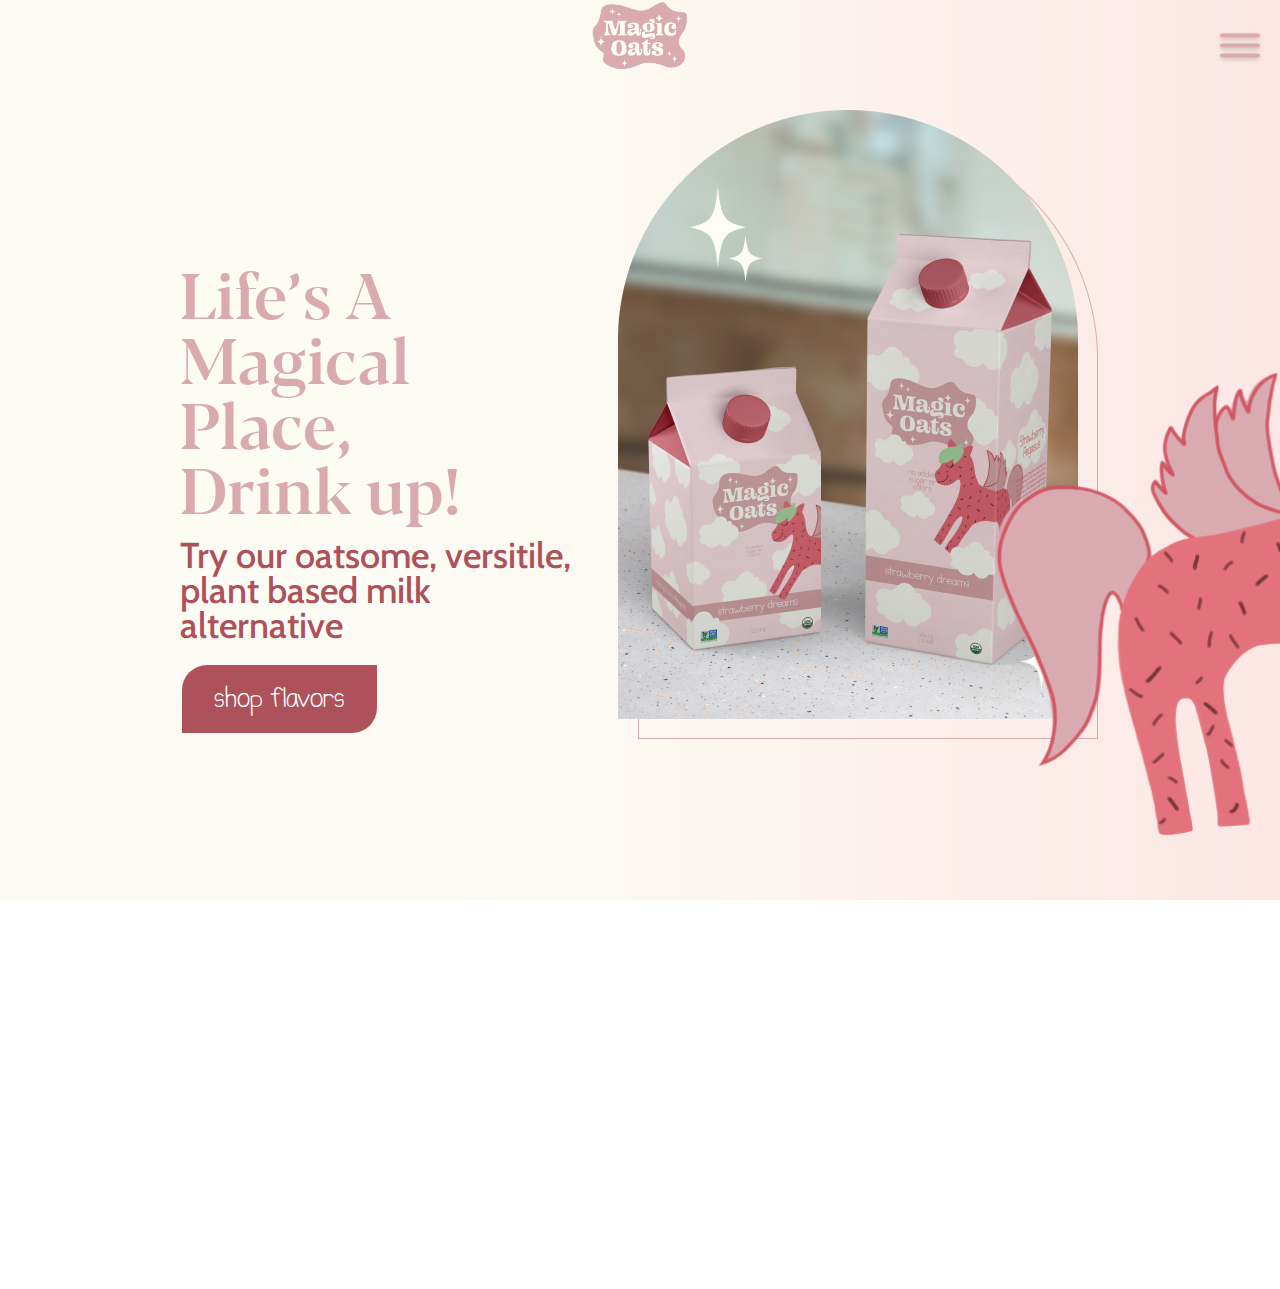
<file: index.html>
<!DOCTYPE html>
<html lang="en">
<head>
    <meta charset="UTF-8">
    <meta http-equiv="X-UA-Compatible" content="IE=edge">
    <meta name="viewport" content="width=device-width, initial-scale=1.0">
    <title>Magic Oats</title>
    <link rel="stylesheet" href="style.css">
</head>
<body>
    <header class="hamburger-nav">
        <div class="logo">
            <a href="#"><img src="images/pink-logo.png" /></a>
        </div>
        <nav class="nav">
            <div class="icon">
                <div class="hamburger"></div>
            </div>
            <div class="menu-mobile">
                <a href="#home">Home</a>
                <a href="#straw">Strawberry Dreams</a>
                <a href="#blue">Blueberry Bliss</a>
                <a href="#banana">Banana Bonanza</a>
                <a href="#subscribe">Subscribe</a>
                <a href="#shop">Shop</a>
            </div>
        </nav>
        
    </header>
    <main>
        
        <section id="home" class="page-one hero">
        
            <div class="herotext">
                <h1>Life’s A 
                <br>Magical Place,
                <br>Drink up!
                </h1>
                <p>
                <h2>Try our oatsome, versitile, 
                    <br>plant based milk alternative</h2>
                    </p>
                <a href="shop-page.html"><button class="button">shop flavors</button></a>
                </div>

                <div class="arch-overlap">
                <img src="images/pink-arch-outline.png" class="arch" alt="">

            <img class="heroimg" src="images/hero-img.png">
            </div>
        </section>

        <section id="straw" class="page-two strawberry">
        
        
        <div>&nbsp;</div>
        <div>
        <h1>Strawberry 
            <br>Dreams</h1>
        <p>Every morning Pegasus would wake up with a spring in his step and an extra loud neigh to eat his favorite breakfast, strawberries. His friends would tease him because he ate so many he would turn red! One night Pegasus was dreaming of soaring away from the kingdom in the clouds with Princess Jude. As he was dreaming, he began to feel the wind in his mane. It quickly occurred to him he wasn’t dreaming! He was flying! He had sprouted wings in his sleep and now he was free to 
            roam wherever his heart desired!</p>
        
</div>

<div>
        <img class="pegasus" src="images/pegpink.png">
        <img class="cloud" src="images/cloud-bg.png">
        </div>
        </section>

        <section id="blue" class="page-three blueberry">
            <div>
                <img class="narwhal" src="images/blueberry-narwhal.png">
            <img class="bubbles" src="images/blueberry-bg.png">
            </div>
            <div>
                <h1>Blueberry 
                    <br>Bliss</h1>
                <p><br>Swimming across the ocean was Norby's favorite thing to do! He would swim all day long until his Mom called him to come home. As he swam he snacked on blueberries. His mom would pack him a lunch but all he ate was blueberries. As he was swimming he ran into a coral reef and bumped his horn. The crash made him fall in to a deep sleep and when looking into a seashell he noticed his horn had turned blue! 
                    The blueberries he had eaten were magic and saved him when he got into his accident, now he was a blueberry Narwhal! </p>
            </div>
          
        </section>

        <section id="banana" class="page-four banana">
            <div>&nbsp;</div>
                <div>
                <h1>Banana 
                    <br>Bonanza</h1>
                <p><br>Coralie was different then all the other mermaids. She often would rather sing in the reef instead of play. One day as she was swimming through the reef she noticed there were bananas growing on a tree. This was unusual because normally the only time she got to eat bananas is if a ship crashed nearby and their cargo spilled. Coralie loved bananas! Without thinking she grabbed one off the tree and gobbled it down, despite what her Mom always told her, never to eat food from strange places. Her tail began to turn into a giant banana and now she was a banana mermaid!
                     </p>
            
            <img class="mermaid" src="images/banana-mermaid.png">
        <img class="seaweed" src="images/seawead-bg.png">
    </div>
        </section>


        <section id="subscribe" class="page-five subscribe">
            <div class="center-p5">
                <h1>Keep up 
                <br>with the
                <br>Magic!
                </h1>
            <img class="arch-p5" src="images/pink-arch-outline.png">
            <img class="subscribe" src="images/email-button.png">
            <p>
            <img class="insta" src="images/instagram-logo.png">
            <img class="twitter" src="images/twitter-pink.png">
            <img class="tiktok" src="images/tik-tok.png">
        </p>
            </div>
        </section>




    </main>

<script src="https://code.jquery.com/jquery-3.6.1.min.js" integrity="sha256-o88AwQnZB+VDvE9tvIXrMQaPlFFSUTR+nldQm1LuPXQ=" crossorigin="anonymous"></script>
<script src="js/jquery.waypoints.min.js"></script>
<script src="js/inview.min.js"></script>
<script src="script.js"></script>
<script>
    
      $(".strawberry").waypoint(
        function () {
          $(".logo img").attr("src", "images/pink-logo.png")
        },
        { offset: "50%", horizontal: true }
      )

      $(".blueberry").waypoint(
        function () {
          $(".logo img").attr("src", "images/blue-logo.png")
        },
        { offset: "50%", horizontal: true }
      )
      $(".banana").waypoint(
        function () {
          $(".logo img").attr("src", "images/yellow-logo.png")
        },
        { offset: "50%", horizontal: true }
      )
      $(".subscribe").waypoint(
        function () {
          $(".logo img").attr("src", "images/pink-logo.png")
        },
        { offset: "50%", horizontal: true }
      )

    </script>
</body>
</html>
</file>
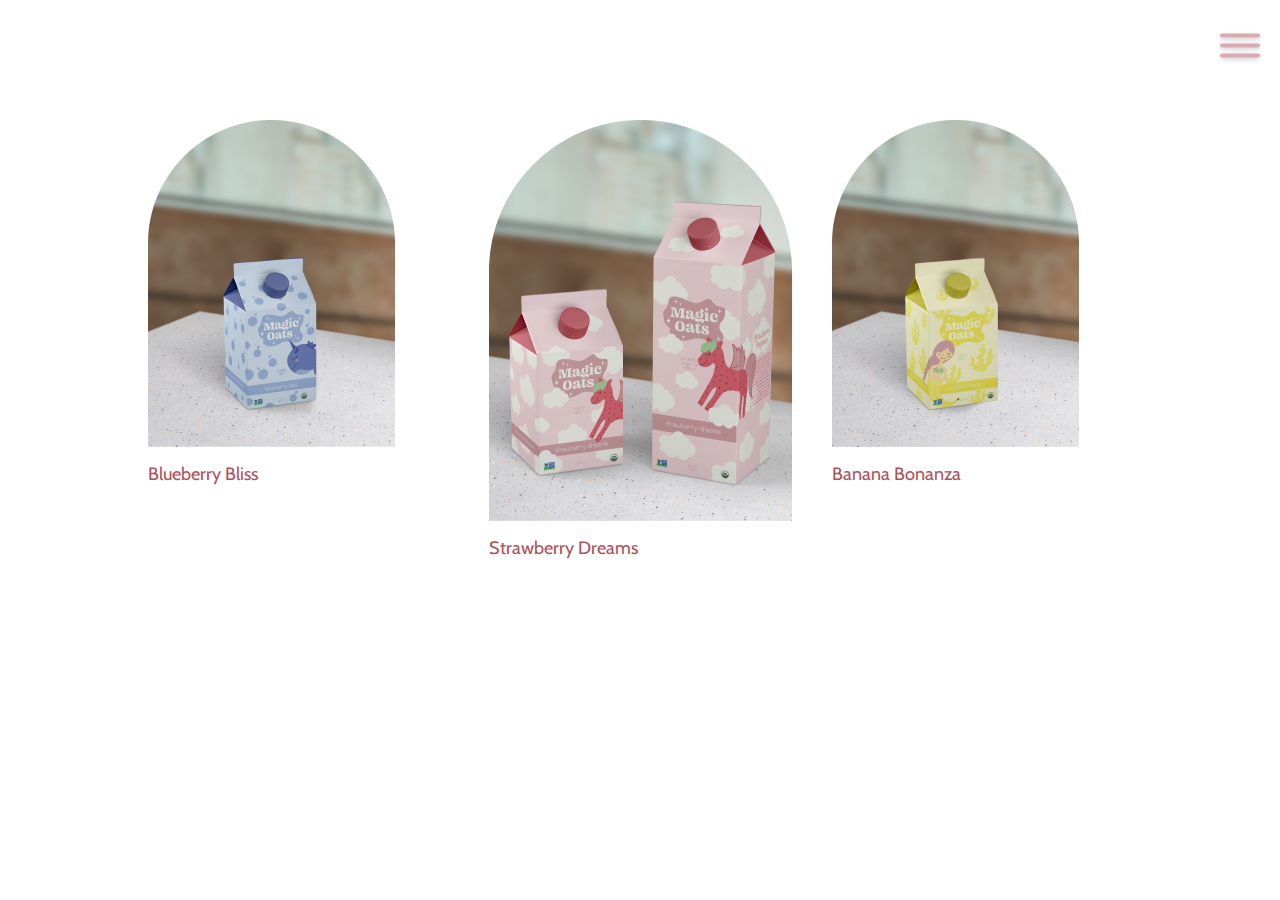
<file: shop-page.html>
<!DOCTYPE html>
<html lang="en">
  <head>
    <meta charset="UTF-8" />
    <meta http-equiv="X-UA-Compatible" content="IE=edge" />
    <meta name="viewport" content="width=device-width, initial-scale=1.0" />
    <title>Shop</title>
    <link rel="stylesheet" href="style.css" />
  </head>
  
  <body>
    <header class="hamburger-nav">
      <nav class="nav">
          <div class="icon">
              <div class="hamburger"></div>
          </div>
          <div class="menu-mobile">
              <a href="#home">Home</a>
              <a href="#straw">Strawberry Dreams</a>
              <a href="#blue">Blueberry Bliss</a>
              <a href="#banana">Banana Bonanza</a>
              <a href="#subscribe">Subscribe</a>
              <a href="#shop">Shop</a>
          </div>
      </nav>
      
  </header>
  
    <div id="shop" class="row">
      <div class="column">
        <img src="images/shop-left.png" alt="Blueberry" class="thumbnail" height="327" width="247" />
        <br />Blueberry Bliss
      </div>
      <div class="column">
        <img src="images/shop-middle.png" alt="Strawberry" class="thumbnail" height="401" width="303" />
        <br />Strawberry Dreams
      </div>
      <div class="column">
        <img src="images/shop-right.png" alt="Banana" class="thumbnail" height="327" width="247" />
        <br />Banana Bonanza
      </div>
    </div>
  </body>

  <script src="https://code.jquery.com/jquery-3.6.1.min.js" integrity="sha256-o88AwQnZB+VDvE9tvIXrMQaPlFFSUTR+nldQm1LuPXQ=" crossorigin="anonymous"></script>
  <script src="js/jquery.waypoints.min.js"></script>
  <script src="js/inview.min.js"></script>
  <script src="script.js"></script>
</html>
</file>
<file: style.css>
@import url('https://fonts.googleapis.com/css2?family=Cabin:wght@500&display=swap');

@font-face {
  font-family: childshand;
  src: url(fonts/ChildsHand-x3OwO.ttf);
}

@font-face {
  font-family: blackerpro;
  src: url(fonts/Blacker-Pro-Display-Medium.otf);
}

* {
  box-sizing: border-box;
}
html {
  scroll-behavior: smooth;
}
body {
  margin: 0;
  margin: 0;
  font-family: cabin;
  font-weight: medium;
  font-smooth: always;
  color: #ad515a;
  font-size: 18px;
  line-height: 18px;
}
header {
  z-index: 1001;
}
h1 {
  margin: 0;
  margin: 0;
  font-family: blackerpro;
  font-weight: 500;
  font-smooth: always;
  color: #ad515a;
  font-size: 64px;
  line-height: 65px;
}

h2 {
  margin: 0;
  margin: 0;
  font-family: cabin;
  font-weight: 500;
  font-smooth: always;
  color: #ad515a;
  font-size: 36px;
  line-height: 35px;
}

main {
  width: 500vw;
  height: 100vh;
  background-image: url(images/thin-bg.png);
  background-repeat: repeat-y;
  background-size: 100%;
  display: flex;
  z-index: -50;
}

section {
  flex: 100vw;
  position: relative;
  border: 0;
}

.arch-overlap {
  position: relative;
  z-index: 0;
}
.arch {
  position: absolute;
  top: 50px;
  left: 50px;
  z-index: 0;
}

.pegasus {
  width: 800px;
  position: absolute;
  bottom: 50px;
  left: -400px;
  z-index: 100;
  animation-name: peg-fly;
  animation-delay: 2s;
  animation-duration: 4s;
  animation-fill-mode: forwards;
}

.narwhal {
  width: 500px;
  position: absolute;
  bottom: 50px;
  left: -400px;
  z-index: 100;
  animation-name: narwhal-fly;
  animation-delay: 5s;
  animation-duration: 4s;
  animation-fill-mode: forwards;
}
.mercolumn {
  position: relative;
}
.mermaid {
  position: absolute;
  top: 50;
  left: 0;
  right: -100;
  width: 500px;
  z-index: 5;
  animation-name: mer-fly;
  animation-delay: 8s;
  animation-duration: 4s;
  animation-fill-mode: forwards;
}

@keyframes peg-fly {
  0% {
    transform: rotate(15deg);
  }
  25% {
    transform: rotate(-15deg) translate(-200, -100px);
  }
  100% {
    transform: translate(400px, -70px);
  }
}

@keyframes mer-fly {
  0% {
    transform: rotate(30deg);
  }
  25% {
    transform: rotate(-15deg) translate(-200, -100px);
  }
  100% {
    transform: translate(200px, -100px);
  }
}

@keyframes narwhal-fly {
  0% {
    transform: rotate(15deg);
  }
  25% {
    transform: rotate(-15deg) translate(-200, -100px);
  }
  100% {
    transform: translate(600px, -100px);
  }
}

.cloud {
  width: 150vh;
  position: absolute;
  top: 0px;
  left: 200px;
  animation-name: cloud;
  animation-duration: 2s;
  animation-fill-mode: forwards;
  animation-iteration-count: infinite;
  animation-timing-function: ease-in-out;
}
.bubbles {
  width: 150vh;
  position: absolute;
  top: 0px;
  left: 200px;
  right: 0;
  animation-name: cloud;
  animation-duration: 2s;
  animation-fill-mode: forwards;
  animation-iteration-count: infinite;
  animation-timing-function: ease-in-out;
}
.seaweed {
  width: 150vh;
  position: absolute;
  top: 0px;
  left: 200px;
  right: 0;
  animation-name: cloud;
  animation-duration: 2s;
  animation-fill-mode: forwards;
  animation-iteration-count: infinite;
  animation-timing-function: ease-in-out;
}
.cloud1 {
  width: 250px;
  position: absolute;
  top: 400px;
  left: 600px;
  animation-delay: 250ms;
}

@keyframes cloud {
  0% {
    transform: translate(4px, -20px);
  }
  50% {
    transform: translate(-4px, 20px);
  }
  100% {
    transform: translate(4px, -20px);
  }
}

.center-p5 {
  width: 460px;
  margin: auto;
  margin-top: 150px;
  position: relative;
  padding: 80px 80px;
}
.center-p5 h1 {
  padding-bottom: 20px;
  padding-top: 50px;
}
.arch-p5 {
  position: absolute;
  top: 0;
  left: 0;
}
.hero {
  display: flex;
  padding: 80px;
}

.twitter {
  width: 40px;
  height: 40px;
}

.tiktok {
  width: 40px;
  height: 40px;
}

.insta {
  width: 40px;
  height: 40px;
}
.hero div:nth-child(1) {
  flex: 40%;
}
.hero div:nth-child(2) {
  flex: 60%;
}

.hero p {
  margin-left: 20px;
}

.strawberry {
  display: flex;
  padding: 80px;
}

.strawberry div:nth-child(1) {
  flex: 40%;
}
.strawberry div:nth-child(2) {
  flex: 60%;
}

.strawberry p {
  margin-left: 80px;
  padding-right: 300px;
}

.hero h1 {
  margin: 0;
  margin: 0;
  font-family: blackerpro;
  font-weight: 500;
  font-smooth: always;
  color: #d9abb0;
  font-size: 64px;
  line-height: 65px;
}

.page-three h1 {
  margin: 0;
  margin: 0;
  font-family: blackerpro;
  font-weight: 500;
  font-smooth: always;
  color: #4e60ab;
  font-size: 64px;
  line-height: 65px;
}

.blueberry p {
  font-family: cabin;
  font-weight: medium;
  font-smooth: always;
  color: #4e60ab;
  font-size: 18px;
  line-height: 18px;
  margin-left: 80px;
  padding-right: 300px;
}

.page-four h1 {
  margin: 0;
  margin: 0;
  font-family: blackerpro;
  font-weight: 500;
  font-smooth: always;
  color: #d9c511;
  font-size: 64px;
  line-height: 65px;
}

.banana p {
  margin-left: 80px;
  padding-right: 300px;
  font-family: cabin;
  font-weight: medium;
  font-smooth: always;
  color: #d9c511;
  font-size: 18px;
  line-height: 18px;
}

.heroimg {
  padding: 30px;
  margin-right: 100px;
  z-index: 1;
  position: absolute;
}

.herotext {
  margin-left: 100px;
  margin-top: 180px;
}

.logopink {
  height: 20px;
  width: 20px;
}

.blueberry {
  display: flex;
  padding: 80px;
}

.blueberry div:nth-child(1) {
  flex: 40%;
}
.blueberry div:nth-child(2) {
  flex: 60%;
}

.banana {
  display: flex;
  padding: 80px;
}

.banana div:nth-child(1) {
  flex: 40%;
}
.banana div:nth-child(2) {
  flex: 60%;
}

.button {
  background-color: #ad515a;
  border: none;
  color: white;
  border-radius: 25px 0px;
  padding: 16px 32px;
  text-align: center;
  font-size: 28px;
  font-family: childshand;
  font-weight: 500;
  font-smooth: always;
  color: white;
  margin: 4px 2px;
  opacity: 1;
  transition: 0.3s;
  display: inline-block;
  text-decoration: none;
  cursor: pointer;
}

.button:hover {
  opacity: 0.5;
}

.row {
  display: flex;
  justify-content: center;
  width: 80%;
  margin: 100px auto;
}

.column {
  flex: 33.33%;
  padding: 20px;
}

.thumbnail {
  top: -50px;
  left: -35px;
  display: block;
  z-index: 999;
  cursor: pointer;
  -webkit-transition-property: all;
  -webkit-transition-duration: 0.3s;
  -webkit-transition-timing-function: ease;
}

/*change the number below to scale to the appropriate size*/
.thumbnail:hover {
  transform: scale(1.5);
}

.shop-page {
  background-image: url(images/thin-bg.png);
  background-repeat: repeat-y;
}

.hamburger-nav {
  display: flex;
  position: fixed;
  width: 100vw;
  justify-content: center;
}
/* START of desktop menu for 768 media query */
.logo img {
  width: 160px;
}

.icon {
  display: block;
}
.menu-mobile {
  display: none;
}

/* START of Mobile Menu */
.logo img {
  width: 100px;
}
.nav {
  display: block;
  position: fixed;
  left: 0px;
  width: 100%;
  z-index: 900;
}

.icon {
  position: fixed;
  cursor: pointer;
  top: 5%;
  right: 0%;
  width: 40px;
  height: 45px;
  transform: translate(-50%, -50%);
  display: block;
  z-index: 1000;
}

.hamburger {
  width: 40px;
  height: 4px;
  line-height: 70px;
  background: #d9abb0;
  border-radius: 5px;
  position: absolute;
  top: 50%;
  left: 50%;
  transform: translate(-50%, -50%);
  box-shadow: 0 2px 5px rgba(0, 0, 0, 0.2);
  transition: 0.5s;
}

.hamburger:before,
.hamburger:after {
  content: '';
  position: absolute;
  width: 40px;
  height: 4px;
  background: #d9abb0;
  border-radius: 5px;
  box-shadow: 0 2px 5px rgba(0, 0, 0, 0.2);
  transition: 0.5s;
}

.hamburger:before {
  top: -10px;
}

.hamburger:after {
  top: 10px;
}

.icon.active .hamburger {
  background: rgba(0, 0, 0, 0);
  box-shadow: 0 2px 5px rgba(0, 0, 0, 0);
}

.icon.active .hamburger:before {
  top: 0;
  transform: rotate(45deg);
}

.icon.active .hamburger:after {
  top: 0;
  transform: rotate(135deg);
}

.menu-mobile {
  background-color: #ad515a;
  height: 100vh;
  position: fixed;
  width: 100%;
  z-index: 999;
  padding-top: 150px;
  font-family: 'Helvetica', sans-serif;
  text-align: center;
}

.menu-mobile,
.menu-mobile a {
  display: flex;
  flex-direction: column;
  justify-content: space-evenly;
}
.menu-mobile a {
  clear: right;
  text-decoration: none;
  color: #333;
  height: 70px;
  line-height: 70px;
}
.menu-mobile a:hover {
  color: #d9abb0;
}

.menu-mobile {
  display: none;
}
/* END OF Mobile Menu */

@media screen and (max-width: 768px) {
  .herotext {
    margin-left: 0;
  }
  .hero h1 {
    font-size: 35px;
    line-height: 35px;
  }

  .heroimg {
    padding: 30px;
    margin-right: 100px;
    z-index: 1;
    position: absolute;
    width: 273px;
  }

  h2 {
    margin: 0;
    margin: 0;
    font-family: cabin;
    font-weight: 500;
    font-smooth: always;
    color: #ad515a;
    font-size: 18px;
    line-height: 16px;
  }

  .button {
    background-color: #ad515a;
    border: none;
    color: white;
    border-radius: 25px 0px;
    padding: 16px 32px;
    text-align: center;
    font-size: 20px;
    font-family: childshand;
    font-weight: 500;
    font-smooth: always;
    color: white;
    margin: 4px 2px;
    opacity: 1;
    transition: 0.3s;
    display: inline-block;
    text-decoration: none;
    cursor: pointer;
  }

  .button:hover {
    opacity: 0.5;
  }

  body {
    margin: 0;
    margin: 0;
    font-family: cabin;
    font-weight: medium;
    font-size: 14px;
    line-height: 14px;
  }

  main {
    width: 500vw;
    height: 100vh;
    background-repeat: repeat-y;
  }

  section {
    flex: 100vw;
    position: relative;
    border: 1px solid aqua;
  }
 
  .arch {
    position: absolute;
    width: 273px;
    padding: 30px;
    top: 15px;
    left: 15px;
    z-index: 0;
  }

  .pegasus {
    width: 300px;
    position: absolute;
    bottom: 50px;
    left: -400px;
    z-index: 1;
    animation-name: peg-fly;
    animation-delay: 2s;
    animation-duration: 4s;
    animation-fill-mode: forwards;
  }

  .narwhal {
    width: 175px;
    position: absolute;
    bottom: 50px;
    left: -200px;
    z-index: 100;
    animation-name: narwhal-fly;
    animation-delay: 5s;
    animation-duration: 4s;
    animation-fill-mode: forwards;
  }
  .mercolumn {
    position: relative;
  }
  .mermaid {
    position: absolute;
    top: 50;
    left: 0;
    right: 50;
    width: 200px;
    z-index: 5;
    animation-name: mer-fly;
    animation-delay: 6s;
    animation-duration: 4s;
    animation-fill-mode: forwards;
  }

  .cloud {
    width: 200vh;
    position: absolute;
    top: 0px;
    left: 0px;
    animation-name: cloud;
    animation-duration: 2s;
    animation-fill-mode: forwards;
    animation-iteration-count: infinite;
    animation-timing-function: ease-in-out;
  }
  .bubbles {
    width: 100vh;
    position: absolute;
    top: 0px;
    left: 0px;
    right: 0;
    display: none;
    animation-name: cloud;
    animation-duration: 2s;
    animation-fill-mode: forwards;
    animation-iteration-count: infinite;
    animation-timing-function: ease-in-out;
  }
  .seaweed {
    width: 100vh;
    position: absolute;
    top: 0px;
    left: 0px;
    right: 0;
    display: none;
    animation-name: cloud;
    animation-duration: 2s;
    animation-fill-mode: forwards;
    animation-iteration-count: infinite;
    animation-timing-function: ease-in-out;
  }
  .cloud1 {
    width: 0px;
    position: absolute;
    display: none;
    top: 400px;
    left: 600px;
    animation-delay: 250ms;
  }

  .strawberry p,
  .blueberry p {
    margin-left: 0;
    padding-right: 0;
    font-size: 14px;
    line-height: 14px;
  }

  .banana p {
    margin-left: 0;
    padding-right: 0;
    font-size: 14px;
    line-height: 14px;
  }

  .strawberry div:nth-child(2) {
    margin-top: 60px;
    font-size: 14px;
    line-height: 14px;
  }

  .banana div:nth-child(2) {
    margin-top: 60px;
    font-size: 14px;
    line-height: 14px;
  }

  .blueberry div:nth-child(2) {
    margin-top: 60px;
    font-size: 14px;
    line-height: 14px;
  }

  .hero h1 {
    margin: 0;
    margin: 0;
    font-family: blackerpro;
    font-weight: 500;
    font-smooth: always;
    font-size: 35px;
    line-height: 35px;
  }

  .page-two h1 {
    margin: 0;
    margin: 0;
    font-family: blackerpro;
    font-weight: 500;
    font-smooth: always;
    font-size: 35px;
    line-height: 35px;
  }

  .page-three h1 {
    margin: 0;
    margin: 0;
    font-family: blackerpro;
    font-weight: 500;
    font-smooth: always;
    font-size: 35px;
    line-height: 35px;
  }

  .page-four h1 {
    font-family: blackerpro;
    font-weight: 500;
    font-smooth: always;
    font-size: 35px;
    line-height: 35px;
  }

  

  .center-p5 {
    width: 400px;
    padding: 30px;
    margin: auto;
    margin-top: 150px;
    position: relative;
    padding: 80px 80px;
  }
  .center-p5 h1 {
    padding-bottom: 10px;
    padding-top: 10px;
    font-size: 35px;
    line-height: 35px;
  }
  .arch-p5 {
    position: absolute;
    width: 300px;
    padding: 10px;
    top: 0;
    left: 0;
    
  }

  .subscribe {
    width: 150px;
  }

  .twitter {
    width: 20px;
    height: 20px;
  }

  .tiktok {
    width: 20px;
    height: 20px;
  }

  .insta {
    width: 20px;
    height: 20px;
  }

  .icon {
    position: fixed;
    cursor: pointer;
    top: 5%;
    right: 0%;
    width: 30px;
    height: 25px;
    transform: translate(-50%, -50%);
    display: block;
    z-index: 1000;
  }

  .hamburger {
    width: 30px;
    height: 4px;
    line-height: 70px;
    background: #d9abb0;
    border-radius: 5px;
    position: absolute;
    top: 50%;
    left: 50%;
    transform: translate(-50%, -50%);
    box-shadow: 0 2px 5px rgba(0, 0, 0, 0.2);
    transition: 0.5s;
    z-index: 999;
  }

  .hamburger:before,
  .hamburger:after {
    content: '';
    position: absolute;
    width: 30px;
    height: 4px;
    background: #d9abb0;
    border-radius: 5px;
    box-shadow: 0 2px 5px rgba(0, 0, 0, 0.2);
    transition: 0.5s;
  }
}
</file>
